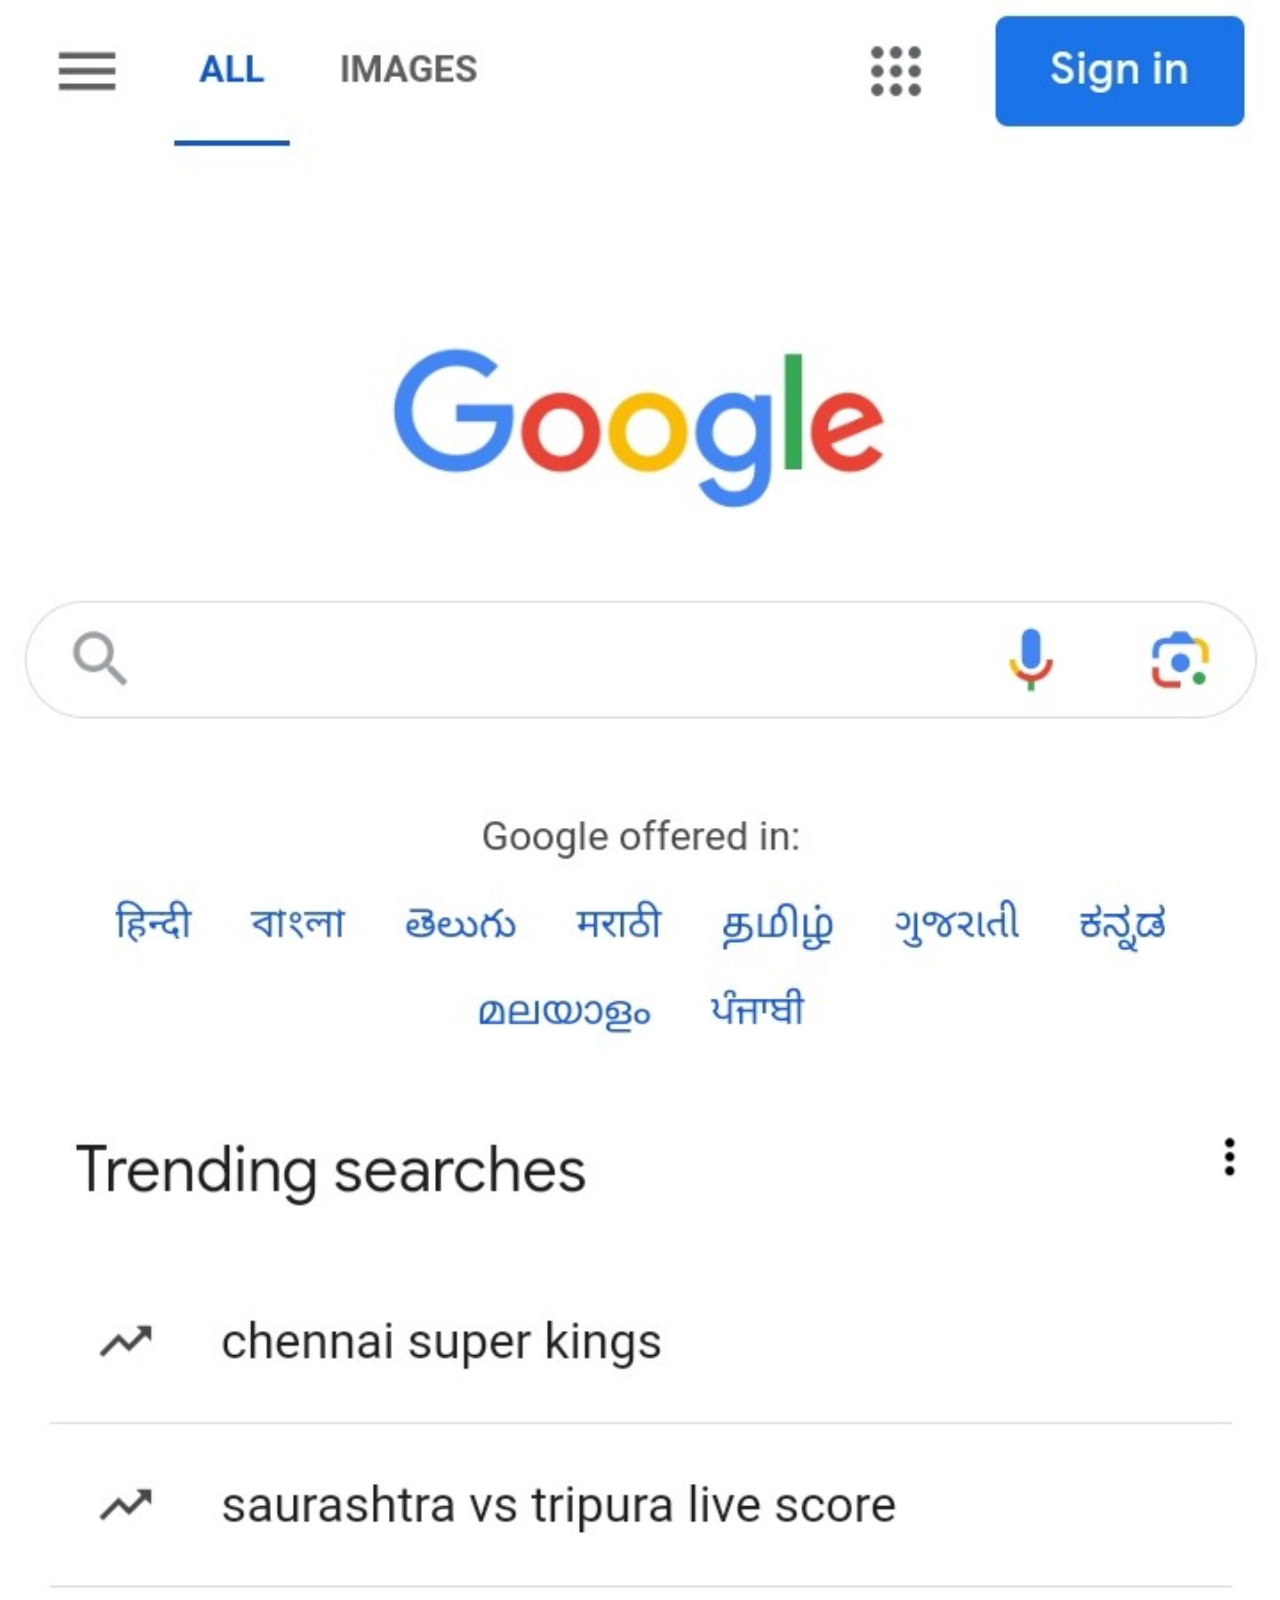
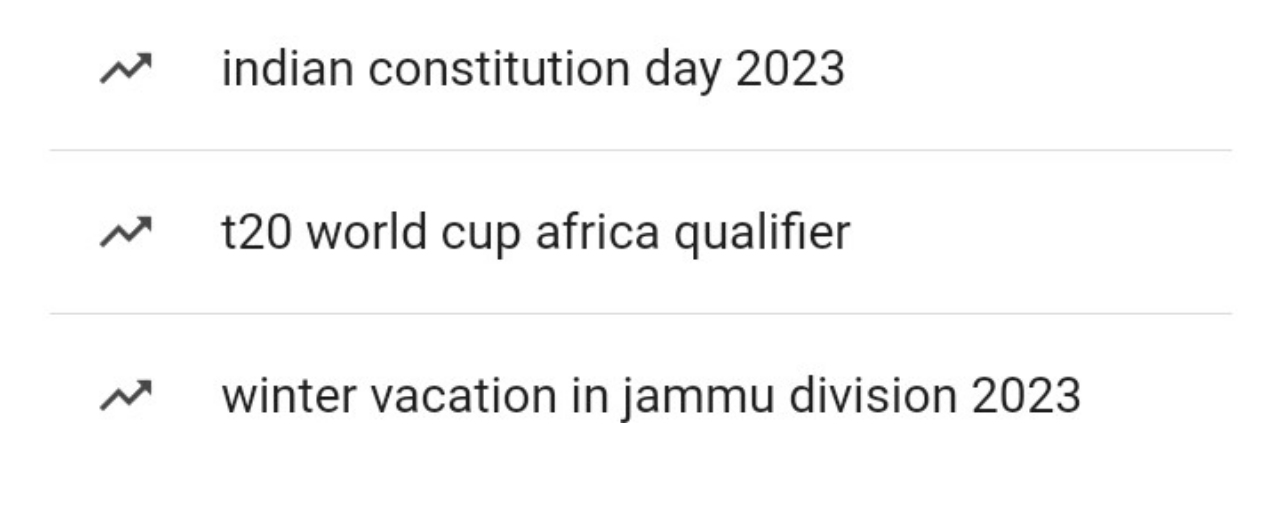
<file: index.html>
<!DOCTYPE html>
<html lang="en">
  <head>
    <meta charset="UTF-8" />
    <link rel="shortcut icon" type="image/png" href="Images/favIcon.png" />
    <meta name="viewport" content="width=device-width, initial-scale=1.0" />
    <link rel="stylesheet" href="style.css" />
    <title>Google</title>
  </head>
  <body>
    <div class="homepage" style="position: absolute">
      <img src="Images/Google.jpg" alt="" class="googleImage" />
      <input type="text" class="inputTxt" />
    </div>
  </body>
</html>
</file>
<file: style.css>
:root {
  --theme-color: #182f32;
}

* {
  margin: 0;
  padding: 0;
  box-sizing: border-box;
}

*,
*::before,
*::after {
  box-sizing: inherit;
  /* outline: 2px solid red; */
}

body {
  height: auto;
  width: 100vw;
  font-family: var(--font-roboto);
  overflow-x: hidden;
  position: absolute;
}
html {
  box-sizing: border-box;
  font-size: 62.5%;
  scroll-behavior: smooth;
}

h1 {
  font-size: 2rem;
}

/* Google */

.googleImage {
  width: 100vw;
  height: auto;
}

.inputTxt {
  background-color: white;
  position: relative;
  top: -111vw;
  left: 10vw;
  width: 67vw;
  height: 8vw;
  border: none;
}
</file>
